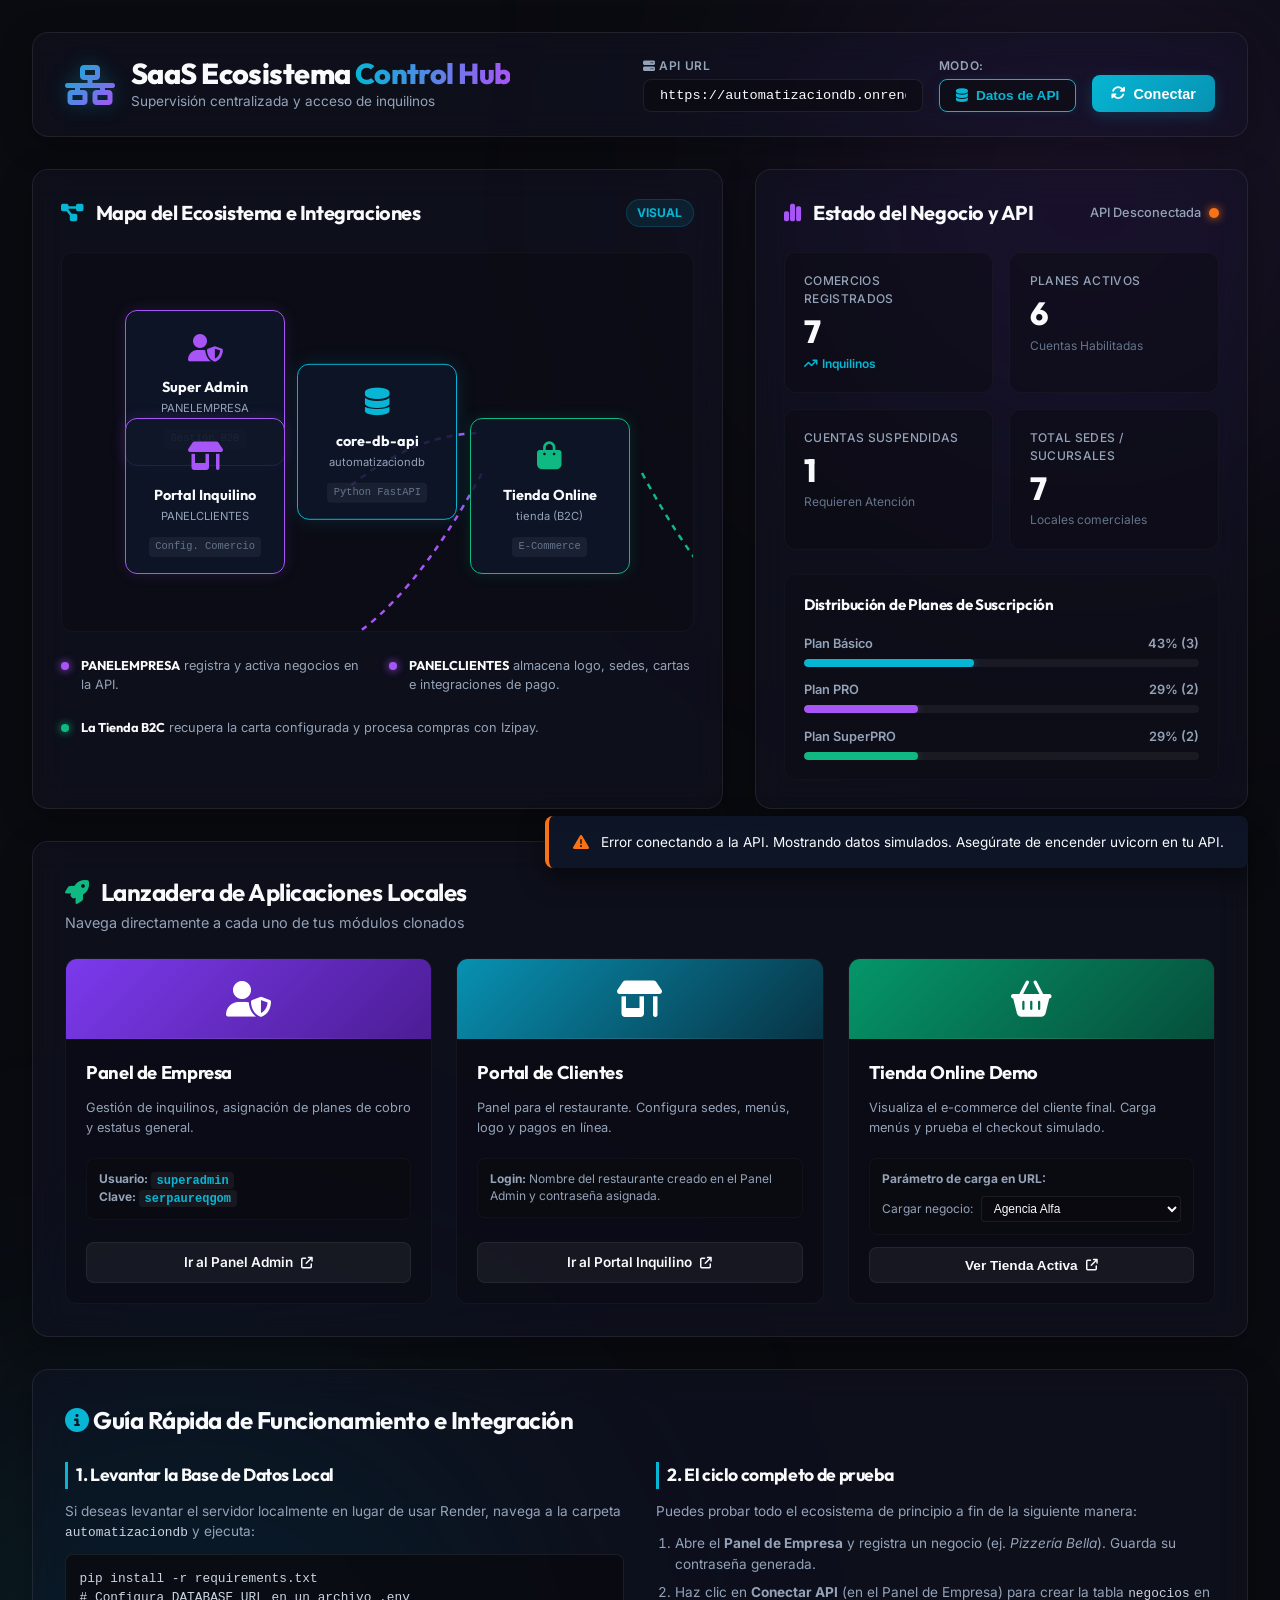
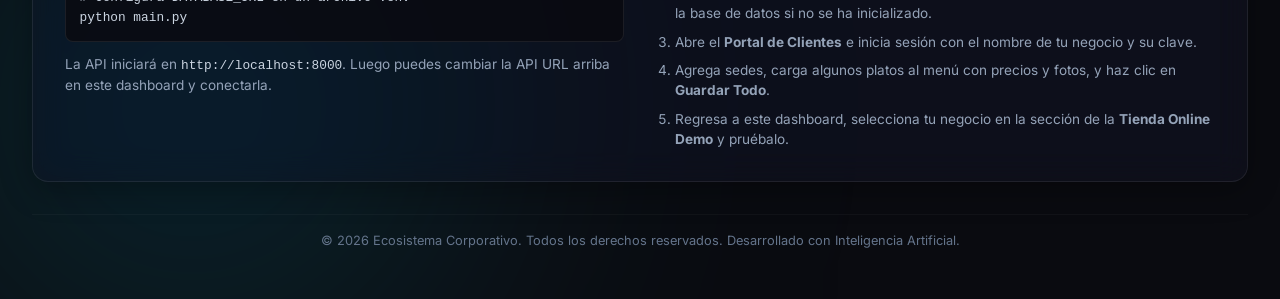
<file: index.html>
<!DOCTYPE html>
<html lang="es">
<head>
    <meta charset="UTF-8">
    <meta name="viewport" content="width=device-width, initial-scale=1.0">
    <title>Ecosistema SaaS - Centro de Control</title>
    <link rel="stylesheet" href="style.css">
    <link href="https://fonts.googleapis.com/css2?family=Outfit:wght@300;400;500;600;700;800&family=Inter:wght@300;400;500;600;700&display=swap" rel="stylesheet">
    <link href="https://cdnjs.cloudflare.com/ajax/libs/font-awesome/6.4.0/css/all.min.css" rel="stylesheet">
</head>
<body>
    <!-- Background Glow Effect -->
    <div class="ambient-glow">
        <div class="glow glow-purple"></div>
        <div class="glow glow-cyan"></div>
    </div>

    <div class="app-container">
        <!-- Header -->
        <header class="main-header glass">
            <div class="header-logo">
                <i class="fa-solid fa-network-wired logo-icon"></i>
                <div class="header-text">
                    <h1>SaaS Ecosistema <span>Control Hub</span></h1>
                    <p>Supervisión centralizada y acceso de inquilinos</p>
                </div>
            </div>
            <div class="api-connector">
                <div class="api-input-group">
                    <label for="apiUrlInput"><i class="fa-solid fa-server"></i> API URL</label>
                    <input type="text" id="apiUrlInput" value="https://automatizaciondb.onrender.com/api">
                </div>
                <div class="toggle-container">
                    <span class="toggle-label">Modo:</span>
                    <button id="btnToggleMode" class="btn-mode-toggle real-data" title="Alternar entre datos reales de API y simulación">
                        <i class="fa-solid fa-database"></i> <span>Datos de API</span>
                    </button>
                </div>
                <button id="btnReconnect" class="btn-primary" title="Refrescar datos y verificar conexión"><i class="fa-solid fa-rotate"></i> Conectar</button>
            </div>
        </header>

        <!-- Main Content Grid -->
        <main class="dashboard-grid">
            <!-- Left Panel: Ecosystem Map -->
            <section class="grid-card glass landscape-card">
                <div class="card-header">
                    <h2><i class="fa-solid fa-diagram-project text-cyan"></i> Mapa del Ecosistema e Integraciones</h2>
                    <span class="badge badge-cyan">Visual</span>
                </div>
                <div class="architecture-diagram">
                    <!-- API Central -->
                    <div class="node node-api" id="nodeApi">
                        <div class="node-icon"><i class="fa-solid fa-database"></i></div>
                        <div class="node-title">core-db-api</div>
                        <div class="node-subtitle">automatizaciondb</div>
                        <div class="node-tech">Python FastAPI</div>
                    </div>

                    <!-- Super Admin Panel -->
                    <div class="node node-admin" id="nodeAdmin">
                        <div class="node-icon"><i class="fa-solid fa-user-shield"></i></div>
                        <div class="node-title">Super Admin</div>
                        <div class="node-subtitle">PANELEMPRESA</div>
                        <div class="node-tech">Gestión B2B</div>
                    </div>

                    <!-- Clients Panel -->
                    <div class="node node-client" id="nodeClient">
                        <div class="node-icon"><i class="fa-solid fa-shop"></i></div>
                        <div class="node-title">Portal Inquilino</div>
                        <div class="node-subtitle">PANELCLIENTES</div>
                        <div class="node-tech">Config. Comercio</div>
                    </div>

                    <!-- Store Front -->
                    <div class="node node-store" id="nodeStore">
                        <div class="node-icon"><i class="fa-solid fa-shopping-bag"></i></div>
                        <div class="node-title">Tienda Online</div>
                        <div class="node-subtitle">tienda (B2C)</div>
                        <div class="node-tech">E-Commerce</div>
                    </div>

                    <!-- SVG Connections for dynamic lines -->
                    <svg class="diagram-connections">
                        <defs>
                            <linearGradient id="grad1" x1="0%" y1="0%" x2="100%" y2="100%">
                                <stop offset="0%" style="stop-color:var(--accent-purple);stop-opacity:0.8" />
                                <stop offset="100%" style="stop-color:var(--accent-cyan);stop-opacity:0.8" />
                            </linearGradient>
                        </defs>
                        <!-- Connection paths will be defined dynamically or static -->
                        <!-- Line: Admin to API -->
                        <path d="M 280,240 Q 350,180 420,180" class="conn-path conn-admin-api" />
                        <!-- Line: Client to API -->
                        <path d="M 280,390 Q 350,350 420,220" class="conn-path conn-client-api" />
                        <!-- Line: Store to API -->
                        <path d="M 580,220 Q 650,350 720,390" class="conn-path conn-store-api" />
                        <!-- Line: Store to Client (Configuration load) -->
                        <path d="M 720,390 L 280,390" class="conn-path conn-store-client" style="stroke-dasharray: 5 5;" />
                    </svg>
                </div>
                
                <div class="flow-explanations">
                    <div class="flow-item">
                        <span class="flow-dot dot-admin"></span>
                        <p><strong>PANELEMPRESA</strong> registra y activa negocios en la API.</p>
                    </div>
                    <div class="flow-item">
                        <span class="flow-dot dot-client"></span>
                        <p><strong>PANELCLIENTES</strong> almacena logo, sedes, cartas e integraciones de pago.</p>
                    </div>
                    <div class="flow-item">
                        <span class="flow-dot dot-store"></span>
                        <p><strong>La Tienda B2C</strong> recupera la carta configurada y procesa compras con Izipay.</p>
                    </div>
                </div>
            </section>

            <!-- Right Panel: Live Stats -->
            <section class="grid-card glass stats-card">
                <div class="card-header">
                    <h2><i class="fa-solid fa-chart-simple text-purple"></i> Estado del Negocio y API</h2>
                    <div class="status-indicator-wrapper">
                        <span id="apiStatusText" class="status-text">Cargando...</span>
                        <span id="apiStatusDot" class="status-dot offline"></span>
                    </div>
                </div>

                <div class="stats-grid">
                    <div class="stat-box">
                        <span class="stat-label">Comercios Registrados</span>
                        <strong id="statTotalNegocios">--</strong>
                        <div class="stat-trend"><i class="fa-solid fa-arrow-trend-up"></i> Inquilinos</div>
                    </div>
                    <div class="stat-box">
                        <span class="stat-label">Planes Activos</span>
                        <strong id="statPlanesActivos">--</strong>
                        <span class="stat-detail">Cuentas Habilitadas</span>
                    </div>
                    <div class="stat-box">
                        <span class="stat-label">Cuentas Suspendidas</span>
                        <strong id="statPlanesSuspendidos" class="text-orange">--</strong>
                        <span class="stat-detail">Requieren Atención</span>
                    </div>
                    <div class="stat-box">
                        <span class="stat-label">Total Sedes / Sucursales</span>
                        <strong id="statTotalSedes">--</strong>
                        <span class="stat-detail">Locales comerciales</span>
                    </div>
                </div>

                <!-- Distribution of Plans -->
                <div class="plans-distribution">
                    <h3>Distribución de Planes de Suscripción</h3>
                    <div class="plan-progress-wrapper">
                        <div class="plan-progress-header">
                            <span>Plan Básico</span>
                            <span id="planBasicoPct">0%</span>
                        </div>
                        <div class="progress-bar-bg">
                            <div class="progress-bar-fill bg-cyan" id="planBasicoBar" style="width: 0%"></div>
                        </div>
                    </div>
                    <div class="plan-progress-wrapper">
                        <div class="plan-progress-header">
                            <span>Plan PRO</span>
                            <span id="planProPct">0%</span>
                        </div>
                        <div class="progress-bar-bg">
                            <div class="progress-bar-fill bg-purple" id="planProBar" style="width: 0%"></div>
                        </div>
                    </div>
                    <div class="plan-progress-wrapper">
                        <div class="plan-progress-header">
                            <span>Plan SuperPRO</span>
                            <span id="planSuperProPct">0%</span>
                        </div>
                        <div class="progress-bar-bg">
                            <div class="progress-bar-fill bg-emerald" id="planSuperProBar" style="width: 0%"></div>
                        </div>
                    </div>
                </div>
            </section>
        </main>

        <!-- Launchpad Section -->
        <section class="launchpad-section glass">
            <div class="section-title-wrapper">
                <h2><i class="fa-solid fa-rocket text-emerald"></i> Lanzadera de Aplicaciones Locales</h2>
                <p>Navega directamente a cada uno de tus módulos clonados</p>
            </div>
            
            <div class="launch-cards-grid">
                <!-- Card 1: Super Admin Panel -->
                <div class="launch-card">
                    <div class="launch-card-icon admin-bg"><i class="fa-solid fa-user-shield"></i></div>
                    <div class="launch-card-info">
                        <h3>Panel de Empresa</h3>
                        <p>Gestión de inquilinos, asignación de planes de cobro y estatus general.</p>
                        <div class="credential-box">
                            <strong>Usuario:</strong> <code>superadmin</code><br>
                            <strong>Clave:</strong> <code>serpaureqgom</code>
                        </div>
                        <a href="PANELEMPRESA/index.html" class="btn-launch" target="_blank">
                            Ir al Panel Admin <i class="fa-solid fa-arrow-up-right-from-square"></i>
                        </a>
                    </div>
                </div>

                <!-- Card 2: Merchant Portal -->
                <div class="launch-card">
                    <div class="launch-card-icon client-bg"><i class="fa-solid fa-shop"></i></div>
                    <div class="launch-card-info">
                        <h3>Portal de Clientes</h3>
                        <p>Panel para el restaurante. Configura sedes, menús, logo y pagos en línea.</p>
                        <div class="credential-box">
                            <strong>Login:</strong> Nombre del restaurante creado en el Panel Admin y contraseña asignada.
                        </div>
                        <a href="PANELCLIENTES/index.html" class="btn-launch" target="_blank">
                            Ir al Portal Inquilino <i class="fa-solid fa-arrow-up-right-from-square"></i>
                        </a>
                    </div>
                </div>

                <!-- Card 3: Store demo -->
                <div class="launch-card">
                    <div class="launch-card-icon store-bg"><i class="fa-solid fa-basket-shopping"></i></div>
                    <div class="launch-card-info">
                        <h3>Tienda Online Demo</h3>
                        <p>Visualiza el e-commerce del cliente final. Carga menús y prueba el checkout simulado.</p>
                        <div class="credential-box flex-column">
                            <strong>Parámetro de carga en URL:</strong>
                            <div class="store-selector">
                                <label for="storeSelector">Cargar negocio:</label>
                                <select id="storeSelector">
                                    <option value="Agencia Alfa">Agencia Alfa</option>
                                    <option value="Restaurante Alfa">Restaurante Alfa</option>
                                </select>
                            </div>
                        </div>
                        <button id="btnLaunchStore" class="btn-launch">
                            Ver Tienda Activa <i class="fa-solid fa-arrow-up-right-from-square"></i>
                        </button>
                    </div>
                </div>
            </div>
        </section>

        <!-- Documentation & Guide -->
        <section class="docs-section glass">
            <h2><i class="fa-solid fa-circle-info text-cyan"></i> Guía Rápida de Funcionamiento e Integración</h2>
            <div class="docs-grid">
                <div class="doc-block">
                    <h3>1. Levantar la Base de Datos Local</h3>
                    <p>Si deseas levantar el servidor localmente en lugar de usar Render, navega a la carpeta <code>automatizaciondb</code> y ejecuta:</p>
                    <pre><code>pip install -r requirements.txt
# Configura DATABASE_URL en un archivo .env
python main.py</code></pre>
                    <p>La API iniciará en <code>http://localhost:8000</code>. Luego puedes cambiar la API URL arriba en este dashboard y conectarla.</p>
                </div>
                <div class="doc-block">
                    <h3>2. El ciclo completo de prueba</h3>
                    <p>Puedes probar todo el ecosistema de principio a fin de la siguiente manera:</p>
                    <ol>
                        <li>Abre el <strong>Panel de Empresa</strong> y registra un negocio (ej. <em>Pizzería Bella</em>). Guarda su contraseña generada.</li>
                        <li>Haz clic en <strong>Conectar API</strong> (en el Panel de Empresa) para crear la tabla <code>negocios</code> en la base de datos si no se ha inicializado.</li>
                        <li>Abre el <strong>Portal de Clientes</strong> e inicia sesión con el nombre de tu negocio y su clave.</li>
                        <li>Agrega sedes, carga algunos platos al menú con precios y fotos, y haz clic en <strong>Guardar Todo</strong>.</li>
                        <li>Regresa a este dashboard, selecciona tu negocio en la sección de la <strong>Tienda Online Demo</strong> y pruébalo.</li>
                    </ol>
                </div>
            </div>
        </section>

        <!-- Footer -->
        <footer class="main-footer">
            <p>&copy; 2026 Ecosistema Corporativo. Todos los derechos reservados. Desarrollado con Inteligencia Artificial.</p>
        </footer>
    </div>

    <!-- Toast Notifications -->
    <div id="toastContainer" class="toast-container"></div>

    <script src="script.js"></script>
</body>
</html>
</file>
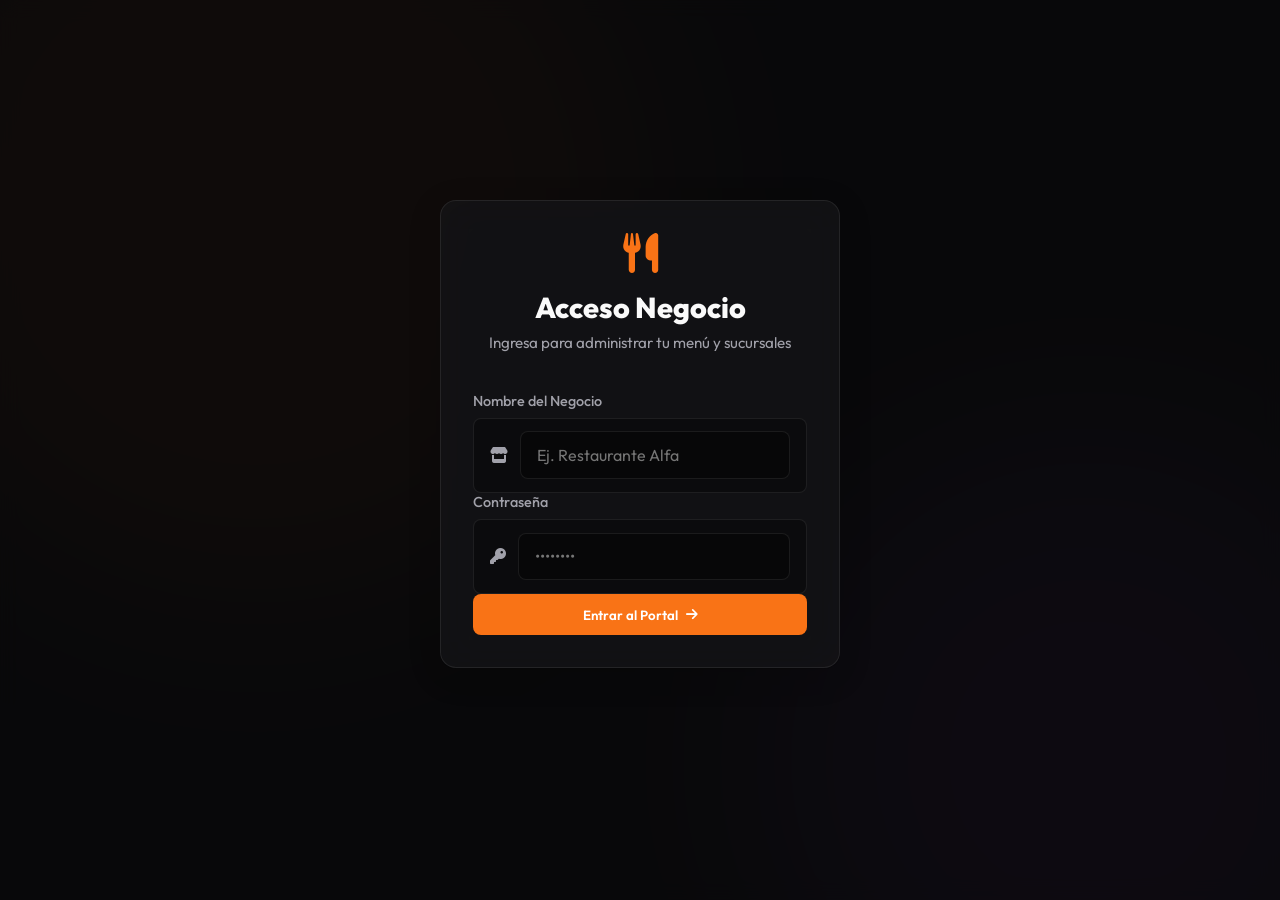
<file: PANELCLIENTES/index.html>
<!DOCTYPE html>
<html lang="es">
<head>
    <meta charset="UTF-8">
    <meta name="viewport" content="width=device-width, initial-scale=1.0">
    <title>Portal del Restaurante</title>
    <link rel="stylesheet" href="style.css">
    <link href="https://fonts.googleapis.com/css2?family=Outfit:wght@300;400;500;700;800&display=swap" rel="stylesheet">
    <link href="https://cdnjs.cloudflare.com/ajax/libs/font-awesome/6.0.0/css/all.min.css" rel="stylesheet">
</head>
<body>
    <div class="ambient-glow">
        <div class="glow glow-1"></div>
        <div class="glow glow-2"></div>
    </div>

    <!-- PANTALLA DE ACCESO (LOGIN) -->
    <div id="loginScreen" class="overlay active">
        <div class="card glass login-box">
            <div class="header-text">
                <i class="fa-solid fa-utensils brand-icon"></i>
                <h2>Acceso Negocio</h2>
                <p>Ingresa para administrar tu menú y sucursales</p>
            </div>
            <form id="loginForm">
                <div class="input-group">
                    <label>Nombre del Negocio</label>
                    <div class="input-box">
                        <i class="fa-solid fa-store"></i>
                        <input type="text" id="loginNombre" placeholder="Ej. Restaurante Alfa" required autocomplete="off">
                    </div>
                </div>
                <div class="input-group">
                    <label>Contraseña</label>
                    <div class="input-box">
                        <i class="fa-solid fa-key"></i>
                        <input type="password" id="loginPass" placeholder="••••••••" required>
                    </div>
                </div>
                <button type="submit" class="btn btn-primary btn-block">Entrar al Portal <i class="fa-solid fa-arrow-right"></i></button>
            </form>
        </div>
    </div>

    <!-- PANEL PRINCIPAL -->
    <div id="mainDashboard" class="dashboard-wrapper hidden">
        <nav class="sidebar glass">
            <div class="brand">
                <i class="fa-solid fa-utensils"></i>
                <span id="navNombreNegocio">Cargando...</span>
            </div>
            <ul class="nav-links">
                <li class="active"><i class="fa-solid fa-shop"></i> Perfil General</li>
                <li onclick="if(estadoGlobal.negocio_id) { window.open('./tienda/index.html?restaurant=' + encodeURIComponent(document.getElementById('navNombreNegocio').innerText), '_blank'); } else { showToast('Por favor espera a que cargue el perfil.', 'error'); }" style="color:var(--accent);"><i class="fa-solid fa-earth-americas"></i> Ir a Tienda Online Activa</li>
            </ul>
            <button id="btnLogout" class="btn btn-danger btn-block" style="margin-top: auto;"><i class="fa-solid fa-right-from-bracket"></i> Salir</button>
        </nav>

        <main class="content-area">
            <header class="top-nav glass">
                <div class="nav-left">
                    <h1>Configuración General</h1>
                    <div class="plan-badge" id="navPlanBadge"><i class="fa-solid fa-crown"></i> PRO</div>
                </div>
                <!-- Botón de guardado muy visible aquí arriba -->
                <button type="button" class="btn btn-primary btn-lg pulse-btn" id="btnTopGuardar"><i class="fa-solid fa-floppy-disk"></i> Guardar Todo</button>
            </header>

            <form id="restaurantForm" class="settings-form">
                
                <!-- DATOS GENERALES EMPRESA -->
                <section class="card glass">
                    <h3><i class="fa-solid fa-building"></i> Identidad de la Marca</h3>
                    <div class="grid-2">
                        <div class="input-group">
                            <label>Logo del Restaurante</label>
                            <input type="file" id="logoFile" accept="image/*" class="file-input">
                            <input type="hidden" id="logoUrl">
                            <div id="logoPreview" class="preview-box"></div>
                        </div>
                        <div class="input-group">
                            <label>WhatsApp / Teléfono Global</label>
                            <input type="text" id="telefonoPref" placeholder="+1 234 567 8900">
                        </div>
                    </div>
                </section>

                <!-- IZIPAY SETUP -->
                <section class="card glass" style="border-color: var(--accent);">
                    <h3><i class="fa-solid fa-credit-card"></i> Configuración Izipay (SEGURO)</h3>
                    <p style="color:var(--text-muted); font-size:0.9rem; margin-bottom:1.5rem;">Tus claves privadas nunca serán expuestas en tu tienda. Nuestro servidor en Vercel las administrará bajo encriptación fuerte.</p>
                    <div class="grid-3">
                        <div class="input-group">
                            <label>Shop ID</label>
                            <input type="text" id="izipayShopId" placeholder="Ej. 12345678">
                        </div>
                        <div class="input-group">
                            <label>Public Key</label>
                            <input type="text" id="izipayPublicKey" placeholder="Ej. 12345678:testpublickey_xxxxxx">
                        </div>
                        <div class="input-group">
                            <label>HMAC / Rest API Key (Private)</label>
                            <input type="password" id="izipayPrivateKey" placeholder="••••••••••••••••">
                        </div>
                    </div>
                </section>

                <!-- MEGA-CONTENEDOR DE SUCURSALES -->
                <div class="sucursales-header">
                    <h2><i class="fa-solid fa-map-location-dot"></i> Administrador de Sucursales</h2>
                    <p>Agrega cada local, y configura sus propios horarios, pagos y menú de manera independiente.</p>
                    <button type="button" id="btnAddSucursal" class="btn btn-outline"><i class="fa-solid fa-plus"></i> Añadir Nueva Sucursal</button>
                </div>

                <div id="sucursalesContainer" class="sucursales-list">
                    <!-- Cards de Sucursales dinámicas se insertan aquí -->
                </div>

            </form>
        </main>
    </div>

    <!-- TOASTS -->
    <div id="toastContainer" class="toast-hub"></div>

    <script src="script.js"></script>
</body>
</html>
</file>
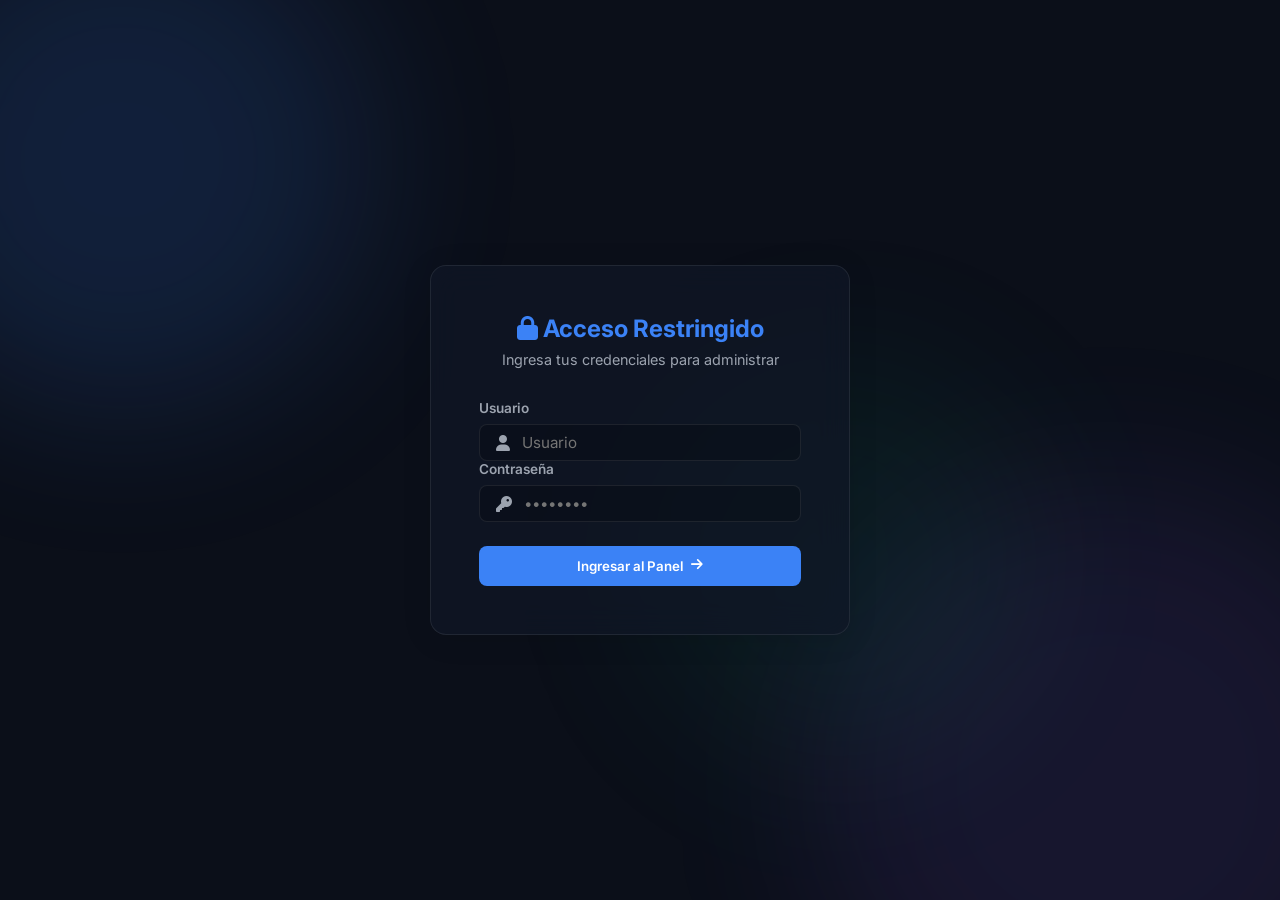
<file: PANELEMPRESA/index.html>
<!DOCTYPE html>
<html lang="es">
<head>
    <meta charset="UTF-8">
    <meta name="viewport" content="width=device-width, initial-scale=1.0">
    <title>Panel de Empresa</title>
    <link rel="stylesheet" href="style.css">
    <link href="https://fonts.googleapis.com/css2?family=Inter:wght@300;400;600;800&display=swap" rel="stylesheet">
    <link href="https://cdnjs.cloudflare.com/ajax/libs/font-awesome/6.0.0/css/all.min.css" rel="stylesheet">
</head>
<body>
    <div class="background-blobs">
        <div class="blob blob-1"></div>
        <div class="blob blob-2"></div>
        <div class="blob blob-3"></div>
    </div>

    <!-- PANTALLA DE LOGIN -->
    <div id="loginScreen" class="login-wrapper">
        <div class="login-card glass">
            <div class="login-header">
                <h2><i class="fa-solid fa-lock"></i> Acceso Restringido</h2>
                <p>Ingresa tus credenciales para administrar</p>
            </div>
            <form id="loginForm">
                <div class="input-group">
                    <label>Usuario</label>
                    <div class="input-wrapper">
                        <i class="fa-solid fa-user"></i>
                        <input type="text" id="loginUser" placeholder="Usuario" required autocomplete="off">
                    </div>
                </div>
                <div class="input-group">
                    <label>Contraseña</label>
                    <div class="input-wrapper">
                        <i class="fa-solid fa-key"></i>
                        <input type="password" id="loginPass" placeholder="••••••••" required>
                    </div>
                </div>
                <button type="submit" class="submit-btn login-btn">Ingresar al Panel <i class="fa-solid fa-arrow-right"></i></button>
            </form>
        </div>
    </div>

    <!-- PANEL PRINCIPAL (Oculto por defecto) -->
    <div class="container" id="mainDashboard" style="display: none;">
        <header>
            <div class="header-titles">
                <h1>Panel Empresa <span>/ Administración</span></h1>
                <p>Gestión centralizada de negocios e inquilinos</p>
            </div>
            <button id="btnInitDB" class="action-btn outline-btn" title="Inicializar la tabla en base de datos remotamente"><i class="fa-solid fa-server"></i> Conectar API</button>
        </header>

        <section class="form-section glass">
            <h2><i class="fa-solid fa-building"></i> Crear Nuevo Negocio</h2>
            <form id="formNegocio">
                <div class="form-grid">
                    <div class="input-group">
                        <label for="nombre">Nombre del Negocio</label>
                        <div class="input-wrapper">
                            <i class="fa-solid fa-briefcase"></i>
                            <input type="text" id="nombre" name="nombre" placeholder="Ej. Agencia Alfa" required autocomplete="off">
                        </div>
                    </div>
                    
                    <div class="input-group">
                        <label for="contrasena">Contraseña Temporal</label>
                        <div class="input-wrapper">
                            <i class="fa-solid fa-key"></i>
                            <input type="text" id="contrasena" name="contrasena" placeholder="Autogenerada" required readonly>
                            <button type="button" id="btnGenerarPass" class="icon-btn" title="Regenerar"><i class="fa-solid fa-arrows-rotate"></i></button>
                        </div>
                    </div>

                    <div class="input-group">
                        <label for="plan">Plan Asignado</label>
                        <div class="input-wrapper custom-select">
                            <i class="fa-solid fa-gem"></i>
                            <select id="plan" name="plan" required>
                                <option value="" disabled selected>Seleccione un plan</option>
                                <option value="Básico">Básico</option>
                                <option value="PRO">PRO</option>
                                <option value="SuperPRO">SuperPRO</option>
                            </select>
                        </div>
                    </div>

                    <div class="input-group">
                        <label for="estatus">Estatus Inicial</label>
                        <div class="input-wrapper custom-select">
                            <i class="fa-solid fa-toggle-on"></i>
                            <select id="estatus" name="estatus" required>
                                <option value="Activo">Activo</option>
                                <option value="Suspendido">Suspendido</option>
                            </select>
                        </div>
                    </div>
                </div>
                
                <div class="form-actions">
                    <button type="submit" class="submit-btn"><i class="fa-solid fa-plus"></i> Registrar Negocio</button>
                </div>
            </form>
        </section>

        <section class="table-section glass">
            <div class="table-header">
                <h2><i class="fa-solid fa-list-check"></i> Negocios Registrados</h2>
                <div class="api-status">
                    <div id="statusIndicator" class="indicator offline"></div>
                    <span id="statusText">Esperando conexión API...</span>
                </div>
            </div>
            
            <div class="table-container">
                <table id="negociosTable">
                    <thead>
                        <tr>
                            <th>ID</th>
                            <th>Negocio</th>
                            <th>Contraseña</th>
                            <th>Plan</th>
                            <th>Estatus</th>
                            <th>Acciones</th>
                        </tr>
                    </thead>
                    <tbody id="tableBody">
                        <!-- Filas se llenan dinámicamente -->
                    </tbody>
                </table>
                <div id="emptyState" class="empty-state">
                    <i class="fa-solid fa-folder-open empty-icon"></i>
                    <p>No hay negocios registrados o la base de datos está vacía.</p>
                </div>
            </div>
        </section>
    </div>

    <!-- Edit Modal -->
    <div id="editModal" class="modal-overlay">
        <div class="modal glass">
            <h3>Actualizar Estatus/Plan</h3>
            <form id="editForm">
                <input type="hidden" id="editId">
                <div class="input-group">
                    <label>Negocio</label>
                    <input type="text" id="editNombre" readonly disabled class="disabled-input">
                </div>
                <div class="input-group">
                    <label>Nuevo Plan</label>
                    <select id="editPlan">
                        <option value="Básico">Básico</option>
                        <option value="PRO">PRO</option>
                        <option value="SuperPRO">SuperPRO</option>
                    </select>
                </div>
                <div class="input-group">
                    <label>Nuevo Estatus</label>
                    <select id="editEstatus">
                        <option value="Activo">Activo</option>
                        <option value="Suspendido">Suspendido</option>
                    </select>
                </div>
                <div class="modal-actions">
                    <button type="button" id="closeModal" class="cancel-btn">Cancelar</button>
                    <button type="submit" class="submit-btn">Guardar Cambios</button>
                </div>
            </form>
        </div>
    </div>

    <!-- Notifications Hub -->
    <div id="toastContainer" class="toast-container"></div>

    <script src="script.js"></script>
</body>
</html>
</file>
<file: style.css>
/* Root CSS Variables for Design System */
:root {
    --bg-dark: #0a0b10;
    --card-bg: rgba(20, 22, 37, 0.45);
    --card-border: rgba(255, 255, 255, 0.08);
    --text-primary: #f8fafc;
    --text-secondary: #94a3b8;
    --text-muted: #64748b;
    
    /* Vibrant HSL Tailored Accent Colors */
    --accent-purple: #a855f7; /* Violet */
    --accent-cyan: #06b6d4;   /* Cyan */
    --accent-emerald: #10b981;/* Emerald */
    --accent-orange: #f97316; /* Orange */
    
    --purple-glow: rgba(168, 85, 247, 0.15);
    --cyan-glow: rgba(6, 182, 212, 0.15);
    --emerald-glow: rgba(16, 185, 129, 0.15);
    
    --transition-smooth: all 0.3s cubic-bezier(0.4, 0, 0.2, 1);
}

/* Reset and Global Styles */
* {
    margin: 0;
    padding: 0;
    box-sizing: border-box;
}

body {
    background-color: var(--bg-dark);
    color: var(--text-primary);
    font-family: 'Inter', sans-serif;
    min-height: 100vh;
    overflow-x: hidden;
    line-height: 1.5;
    position: relative;
}

/* Ambient Background Glow */
.ambient-glow {
    position: absolute;
    width: 100%;
    height: 100%;
    top: 0;
    left: 0;
    z-index: -1;
    overflow: hidden;
    pointer-events: none;
}

.glow {
    position: absolute;
    border-radius: 50%;
    filter: blur(140px);
    opacity: 0.25;
    mix-blend-mode: screen;
}

.glow-purple {
    width: 50vw;
    height: 50vw;
    top: -10vw;
    right: -10vw;
    background: radial-gradient(circle, var(--accent-purple) 0%, transparent 70%);
    animation: floatGlow 18s infinite alternate ease-in-out;
}

.glow-cyan {
    width: 60vw;
    height: 60vw;
    bottom: -15vw;
    left: -15vw;
    background: radial-gradient(circle, var(--accent-cyan) 0%, transparent 70%);
    animation: floatGlow 22s infinite alternate-reverse ease-in-out;
}

@keyframes floatGlow {
    0% { transform: translate(0, 0) scale(1); }
    100% { transform: translate(8%, 10%) scale(1.15); }
}

/* Scrollbar Customization */
::-webkit-scrollbar {
    width: 8px;
}
::-webkit-scrollbar-track {
    background: rgba(10, 11, 16, 0.5);
}
::-webkit-scrollbar-thumb {
    background: rgba(148, 163, 184, 0.2);
    border-radius: 4px;
}
::-webkit-scrollbar-thumb:hover {
    background: rgba(148, 163, 184, 0.4);
}

/* UI Typography Headers */
h1, h2, h3, h4 {
    font-family: 'Outfit', sans-serif;
    font-weight: 700;
    letter-spacing: -0.02em;
}

/* Main Container Layout */
.app-container {
    width: 100%;
    max-width: 1400px;
    margin: 0 auto;
    padding: 2rem;
    display: flex;
    flex-direction: column;
    gap: 2rem;
}

/* Glassmorphism Helper Classes */
.glass {
    background: var(--card-bg);
    border: 1px solid var(--card-border);
    backdrop-filter: blur(16px) saturate(180%);
    -webkit-backdrop-filter: blur(16px) saturate(180%);
    border-radius: 16px;
    box-shadow: 0 8px 32px 0 rgba(0, 0, 0, 0.3);
}

/* Header Component */
.main-header {
    padding: 1.5rem 2rem;
    display: flex;
    justify-content: space-between;
    align-items: center;
    flex-wrap: wrap;
    gap: 1.5rem;
}

.header-logo {
    display: flex;
    align-items: center;
    gap: 1rem;
}

.logo-icon {
    font-size: 2.5rem;
    background: linear-gradient(135deg, var(--accent-cyan) 0%, var(--accent-purple) 100%);
    -webkit-background-clip: text;
    -webkit-text-fill-color: transparent;
    filter: drop-shadow(0 0 10px rgba(6, 182, 212, 0.3));
}

.header-text h1 {
    font-size: 1.8rem;
    font-weight: 800;
    line-height: 1.1;
    color: var(--text-primary);
}

.header-text h1 span {
    background: linear-gradient(90deg, var(--accent-cyan), var(--accent-purple));
    -webkit-background-clip: text;
    -webkit-text-fill-color: transparent;
}

.header-text p {
    font-size: 0.85rem;
    color: var(--text-secondary);
    margin-top: 0.1rem;
}

/* API Connector Panel in Header */
.api-connector {
    display: flex;
    align-items: center;
    gap: 1rem;
    flex-wrap: wrap;
}

.api-input-group {
    display: flex;
    flex-direction: column;
    gap: 0.25rem;
}

.api-input-group label {
    font-size: 0.75rem;
    color: var(--text-secondary);
    text-transform: uppercase;
    letter-spacing: 0.05em;
    font-weight: 600;
}

.api-input-group input {
    background: rgba(10, 11, 16, 0.6);
    border: 1px solid var(--card-border);
    color: var(--text-primary);
    padding: 0.5rem 1rem;
    border-radius: 8px;
    outline: none;
    font-family: monospace;
    font-size: 0.85rem;
    min-width: 280px;
    transition: var(--transition-smooth);
}

.api-input-group input:focus {
    border-color: var(--accent-cyan);
    box-shadow: 0 0 10px rgba(6, 182, 212, 0.15);
}

/* Mode toggles */
.toggle-container {
    display: flex;
    flex-direction: column;
    gap: 0.25rem;
}

.toggle-label {
    font-size: 0.75rem;
    color: var(--text-secondary);
    text-transform: uppercase;
    letter-spacing: 0.05em;
    font-weight: 600;
}

.btn-mode-toggle {
    background: rgba(10, 11, 16, 0.6);
    border: 1px solid var(--card-border);
    color: var(--text-primary);
    padding: 0.5rem 1rem;
    border-radius: 8px;
    cursor: pointer;
    font-size: 0.85rem;
    display: flex;
    align-items: center;
    gap: 0.5rem;
    transition: var(--transition-smooth);
    font-weight: 600;
}

.btn-mode-toggle.real-data {
    border-color: var(--accent-cyan);
    color: var(--accent-cyan);
    box-shadow: 0 0 8px rgba(6, 182, 212, 0.1);
}

.btn-mode-toggle.mock-data {
    border-color: var(--accent-purple);
    color: var(--accent-purple);
    box-shadow: 0 0 8px rgba(168, 85, 247, 0.1);
}

/* Button primary styles */
.btn-primary {
    background: linear-gradient(135deg, var(--accent-cyan) 0%, #0891b2 100%);
    border: none;
    color: #ffffff;
    padding: 0.65rem 1.2rem;
    border-radius: 8px;
    cursor: pointer;
    font-weight: 600;
    font-size: 0.9rem;
    display: flex;
    align-items: center;
    gap: 0.5rem;
    box-shadow: 0 4px 15px rgba(6, 182, 212, 0.2);
    transition: var(--transition-smooth);
    align-self: flex-end;
}

.btn-primary:hover {
    transform: translateY(-2px);
    box-shadow: 0 6px 20px rgba(6, 182, 212, 0.3);
}

.btn-primary:active {
    transform: translateY(0);
}

/* Dashboard Grid Layout */
.dashboard-grid {
    display: grid;
    grid-template-columns: 1.4fr 1fr;
    gap: 2rem;
}

@media (max-width: 1024px) {
    .dashboard-grid {
        grid-template-columns: 1fr;
    }
}

/* Grid Cards */
.grid-card {
    padding: 1.75rem;
    display: flex;
    flex-direction: column;
    gap: 1.5rem;
    transition: var(--transition-smooth);
}

.grid-card:hover {
    box-shadow: 0 10px 40px 0 rgba(0, 0, 0, 0.4);
    border-color: rgba(255, 255, 255, 0.12);
}

.card-header {
    display: flex;
    justify-content: space-between;
    align-items: center;
}

.card-header h2 {
    font-size: 1.25rem;
    display: flex;
    align-items: center;
    gap: 0.75rem;
}

.text-cyan { color: var(--accent-cyan); }
.text-purple { color: var(--accent-purple); }
.text-emerald { color: var(--accent-emerald); }
.text-orange { color: var(--accent-orange); }

.badge {
    padding: 0.25rem 0.65rem;
    border-radius: 50px;
    font-size: 0.75rem;
    font-weight: 700;
    text-transform: uppercase;
}

.badge-cyan {
    background: rgba(6, 182, 212, 0.1);
    color: var(--accent-cyan);
    border: 1px solid rgba(6, 182, 212, 0.2);
}

/* Ecosystem Architecture Diagram */
.architecture-diagram {
    height: 380px;
    position: relative;
    background: rgba(10, 11, 16, 0.4);
    border-radius: 12px;
    border: 1px solid rgba(255, 255, 255, 0.03);
    overflow: hidden;
}

/* Nodes styling */
.node {
    position: absolute;
    width: 160px;
    padding: 1rem 0.75rem;
    text-align: center;
    border-radius: 12px;
    z-index: 10;
    transition: var(--transition-smooth);
    background: rgba(15, 23, 42, 0.85);
    border: 1px solid rgba(255, 255, 255, 0.08);
}

.node:hover {
    transform: translateY(-5px) scale(1.05);
    box-shadow: 0 10px 25px rgba(0,0,0,0.5);
}

.node-icon {
    font-size: 1.75rem;
    margin-bottom: 0.5rem;
    transition: var(--transition-smooth);
}

.node:hover .node-icon {
    transform: scale(1.15);
}

.node-title {
    font-family: 'Outfit', sans-serif;
    font-size: 0.9rem;
    font-weight: 700;
    color: var(--text-primary);
}

.node-subtitle {
    font-size: 0.7rem;
    color: var(--text-secondary);
    margin: 0.1rem 0 0.4rem 0;
}

.node-tech {
    font-size: 0.65rem;
    font-family: monospace;
    padding: 0.15rem 0.4rem;
    border-radius: 4px;
    background: rgba(255,255,255,0.05);
    display: inline-block;
    color: var(--text-muted);
}

/* Specific node placements */
.node-api {
    top: 50%;
    left: 50%;
    transform: translate(-50%, -50%);
    border-color: var(--accent-cyan);
    box-shadow: 0 0 20px var(--cyan-glow);
}
.node-api:hover {
    transform: translate(-50%, -55%) scale(1.05);
    box-shadow: 0 0 30px var(--accent-cyan);
}
.node-api .node-icon { color: var(--accent-cyan); }

.node-admin {
    top: 15%;
    left: 10%;
    border-color: var(--accent-purple);
    box-shadow: 0 0 15px var(--purple-glow);
}
.node-admin .node-icon { color: var(--accent-purple); }

.node-client {
    bottom: 15%;
    left: 10%;
    border-color: var(--accent-purple);
    box-shadow: 0 0 15px var(--purple-glow);
}
.node-client .node-icon { color: var(--accent-purple); }

.node-store {
    bottom: 15%;
    right: 10%;
    border-color: var(--accent-emerald);
    box-shadow: 0 0 15px var(--emerald-glow);
}
.node-store .node-icon { color: var(--accent-emerald); }

/* SVG connections overlay */
.diagram-connections {
    position: absolute;
    top: 0;
    left: 0;
    width: 100%;
    height: 100%;
    pointer-events: none;
    z-index: 1;
}

.conn-path {
    fill: none;
    stroke: rgba(148, 163, 184, 0.15);
    stroke-width: 2.5;
    transition: var(--transition-smooth);
}

/* Animated flow lines */
.node-api:hover ~ .diagram-connections .conn-path,
.node-admin:hover ~ .diagram-connections .conn-admin-api,
.node-client:hover ~ .diagram-connections .conn-client-api,
.node-store:hover ~ .diagram-connections .conn-store-api {
    stroke: var(--accent-cyan);
    stroke-width: 3.5;
    filter: drop-shadow(0 0 4px var(--accent-cyan));
    animation: flowDash 2s infinite linear;
}

.conn-admin-api {
    stroke: var(--accent-purple);
    stroke-dasharray: 6 6;
    animation: flowDash 30s infinite linear;
}

.conn-client-api {
    stroke: var(--accent-purple);
    stroke-dasharray: 6 6;
    animation: flowDash 30s infinite linear;
}

.conn-store-api {
    stroke: var(--accent-emerald);
    stroke-dasharray: 6 6;
    animation: flowDashReverse 30s infinite linear;
}

.conn-store-client {
    stroke: var(--text-muted);
}

@keyframes flowDash {
    to {
        stroke-dashoffset: -100;
    }
}

@keyframes flowDashReverse {
    to {
        stroke-dashoffset: 100;
    }
}

/* Flow Explanations */
.flow-explanations {
    display: flex;
    justify-content: space-between;
    gap: 1.5rem;
    flex-wrap: wrap;
}

.flow-item {
    display: flex;
    align-items: flex-start;
    gap: 0.75rem;
    flex: 1;
    min-width: 200px;
}

.flow-dot {
    width: 8px;
    height: 8px;
    border-radius: 50%;
    margin-top: 0.35rem;
    flex-shrink: 0;
}

.dot-admin { background: var(--accent-purple); box-shadow: 0 0 8px var(--accent-purple); }
.dot-client { background: var(--accent-purple); box-shadow: 0 0 8px var(--accent-purple); }
.dot-store { background: var(--accent-emerald); box-shadow: 0 0 8px var(--accent-emerald); }

.flow-item p {
    font-size: 0.8rem;
    color: var(--text-secondary);
}

.flow-item p strong {
    color: var(--text-primary);
    font-family: 'Outfit', sans-serif;
}

/* Stats Card Panel */
.stats-card {
    justify-content: space-between;
}

.status-indicator-wrapper {
    display: flex;
    align-items: center;
    gap: 0.5rem;
}

.status-text {
    font-size: 0.8rem;
    color: var(--text-secondary);
    font-weight: 500;
}

.status-dot {
    width: 10px;
    height: 10px;
    border-radius: 50%;
    position: relative;
    display: inline-block;
}

.status-dot.online {
    background-color: var(--accent-emerald);
    box-shadow: 0 0 10px var(--accent-emerald);
}

.status-dot.online::after {
    content: '';
    position: absolute;
    width: 100%;
    height: 100%;
    border-radius: 50%;
    border: 2px solid var(--accent-emerald);
    animation: statusPulse 1.5s infinite ease-out;
}

.status-dot.offline {
    background-color: var(--accent-orange);
    box-shadow: 0 0 10px var(--accent-orange);
}

.status-dot.loading {
    background-color: var(--accent-purple);
    box-shadow: 0 0 10px var(--accent-purple);
    animation: statusPulsePurple 1s infinite alternate ease-in-out;
}

@keyframes statusPulse {
    0% { transform: scale(1); opacity: 1; }
    100% { transform: scale(2.5); opacity: 0; }
}

@keyframes statusPulsePurple {
    0% { transform: scale(0.9); opacity: 0.6; }
    100% { transform: scale(1.1); opacity: 1; }
}

/* Metrics Grid Inside Stats Panel */
.stats-grid {
    display: grid;
    grid-template-columns: repeat(2, 1fr);
    gap: 1rem;
}

.stat-box {
    background: rgba(10, 11, 16, 0.4);
    border: 1px solid rgba(255, 255, 255, 0.03);
    padding: 1.2rem;
    border-radius: 12px;
    display: flex;
    flex-direction: column;
    gap: 0.35rem;
    transition: var(--transition-smooth);
}

.stat-box:hover {
    border-color: rgba(255, 255, 255, 0.06);
    background: rgba(10, 11, 16, 0.5);
    transform: translateY(-2px);
}

.stat-label {
    font-size: 0.75rem;
    color: var(--text-secondary);
    font-weight: 500;
    text-transform: uppercase;
    letter-spacing: 0.03em;
}

.stat-box strong {
    font-size: 2rem;
    font-weight: 800;
    color: var(--text-primary);
    font-family: 'Outfit', sans-serif;
    line-height: 1.1;
}

.stat-trend {
    font-size: 0.75rem;
    color: var(--accent-cyan);
    font-weight: 600;
    display: flex;
    align-items: center;
    gap: 0.25rem;
}

.stat-detail {
    font-size: 0.75rem;
    color: var(--text-muted);
}

/* Plans Distribution Progress Styles */
.plans-distribution {
    display: flex;
    flex-direction: column;
    gap: 0.85rem;
    background: rgba(10, 11, 16, 0.2);
    padding: 1.2rem;
    border-radius: 12px;
    border: 1px solid rgba(255, 255, 255, 0.02);
}

.plans-distribution h3 {
    font-size: 0.95rem;
    color: var(--text-primary);
    margin-bottom: 0.25rem;
}

.plan-progress-wrapper {
    display: flex;
    flex-direction: column;
    gap: 0.35rem;
}

.plan-progress-header {
    display: flex;
    justify-content: space-between;
    font-size: 0.8rem;
    font-weight: 600;
    color: var(--text-secondary);
}

.progress-bar-bg {
    height: 8px;
    background: rgba(255, 255, 255, 0.05);
    border-radius: 4px;
    overflow: hidden;
}

.progress-bar-fill {
    height: 100%;
    border-radius: 4px;
    width: 0%;
    transition: width 0.8s cubic-bezier(0.1, 0.8, 0.2, 1);
}

.bg-cyan { background: var(--accent-cyan); box-shadow: 0 0 8px rgba(6, 182, 212, 0.4); }
.bg-purple { background: var(--accent-purple); box-shadow: 0 0 8px rgba(168, 85, 247, 0.4); }
.bg-emerald { background: var(--accent-emerald); box-shadow: 0 0 8px rgba(16, 185, 129, 0.4); }

/* Launchpad Section */
.launchpad-section {
    padding: 2rem;
    display: flex;
    flex-direction: column;
    gap: 1.5rem;
}

.section-title-wrapper h2 {
    font-size: 1.5rem;
    display: flex;
    align-items: center;
    gap: 0.75rem;
}

.section-title-wrapper p {
    font-size: 0.9rem;
    color: var(--text-secondary);
    margin-top: 0.15rem;
}

.launch-cards-grid {
    display: grid;
    grid-template-columns: repeat(3, 1fr);
    gap: 1.5rem;
}

@media (max-width: 768px) {
    .launch-cards-grid {
        grid-template-columns: 1fr;
    }
}

.launch-card {
    background: rgba(10, 11, 16, 0.35);
    border: 1px solid rgba(255, 255, 255, 0.04);
    border-radius: 12px;
    overflow: hidden;
    display: flex;
    flex-direction: column;
    transition: var(--transition-smooth);
}

.launch-card:hover {
    border-color: rgba(255, 255, 255, 0.08);
    transform: translateY(-5px);
    box-shadow: 0 10px 30px rgba(0,0,0,0.4);
}

.launch-card-icon {
    height: 80px;
    display: flex;
    align-items: center;
    justify-content: center;
    font-size: 2.25rem;
    color: #ffffff;
    position: relative;
}

.launch-card-icon::after {
    content: '';
    position: absolute;
    bottom: 0;
    left: 0;
    width: 100%;
    height: 1px;
    background: linear-gradient(90deg, transparent, rgba(255,255,255,0.1), transparent);
}

.admin-bg { background: linear-gradient(135deg, #7c3aed 0%, #4c1d95 100%); }
.client-bg { background: linear-gradient(135deg, #0891b2 0%, #083344 100%); }
.store-bg { background: linear-gradient(135deg, #059669 0%, #064e3b 100%); }

.launch-card-info {
    padding: 1.25rem;
    display: flex;
    flex-direction: column;
    gap: 0.75rem;
    flex: 1;
}

.launch-card-info h3 {
    font-size: 1.15rem;
    color: var(--text-primary);
}

.launch-card-info p {
    font-size: 0.8rem;
    color: var(--text-secondary);
    min-height: 48px;
}

.credential-box {
    background: rgba(10, 11, 16, 0.6);
    border: 1px solid rgba(255, 255, 255, 0.03);
    padding: 0.75rem;
    border-radius: 8px;
    font-size: 0.75rem;
    color: var(--text-secondary);
    line-height: 1.4;
}

.credential-box.flex-column {
    display: flex;
    flex-direction: column;
    gap: 0.5rem;
}

.credential-box code {
    background: rgba(255, 255, 255, 0.06);
    color: var(--accent-cyan);
    padding: 0.1rem 0.35rem;
    border-radius: 4px;
    font-family: monospace;
    font-weight: 600;
}

.store-selector {
    display: flex;
    align-items: center;
    gap: 0.5rem;
}

.store-selector select {
    background: rgba(10, 11, 16, 0.8);
    border: 1px solid var(--card-border);
    color: var(--text-primary);
    padding: 0.25rem 0.5rem;
    border-radius: 4px;
    outline: none;
    font-size: 0.75rem;
    flex: 1;
}

.btn-launch {
    margin-top: auto;
    text-decoration: none;
    text-align: center;
    background: rgba(255, 255, 255, 0.05);
    border: 1px solid rgba(255, 255, 255, 0.06);
    color: var(--text-primary);
    padding: 0.6rem 1rem;
    border-radius: 8px;
    font-size: 0.85rem;
    font-weight: 600;
    display: flex;
    align-items: center;
    justify-content: center;
    gap: 0.5rem;
    cursor: pointer;
    transition: var(--transition-smooth);
    width: 100%;
}

.launch-card:hover .btn-launch {
    background: var(--text-primary);
    color: var(--bg-dark);
    box-shadow: 0 4px 12px rgba(255,255,255,0.1);
}

.launch-card:hover .btn-launch i {
    transform: translate(2px, -2px);
}

.btn-launch i {
    transition: var(--transition-smooth);
    font-size: 0.75rem;
}

/* Documentation Section */
.docs-section {
    padding: 2rem;
    display: flex;
    flex-direction: column;
    gap: 1.5rem;
}

.docs-grid {
    display: grid;
    grid-template-columns: repeat(2, 1fr);
    gap: 2rem;
}

@media (max-width: 768px) {
    .docs-grid {
        grid-template-columns: 1fr;
    }
}

.doc-block {
    display: flex;
    flex-direction: column;
    gap: 0.75rem;
}

.doc-block h3 {
    font-size: 1.1rem;
    color: var(--text-primary);
    border-left: 3px solid var(--accent-cyan);
    padding-left: 0.5rem;
}

.doc-block p {
    font-size: 0.85rem;
    color: var(--text-secondary);
}

.doc-block ol {
    padding-left: 1.2rem;
    font-size: 0.85rem;
    color: var(--text-secondary);
    display: flex;
    flex-direction: column;
    gap: 0.5rem;
}

.doc-block pre {
    background: rgba(10, 11, 16, 0.8);
    border: 1px solid var(--card-border);
    padding: 0.85rem;
    border-radius: 8px;
    overflow-x: auto;
}

.doc-block code {
    font-family: monospace;
    font-size: 0.8rem;
    color: #cbd5e1;
}

/* Footer Section */
.main-footer {
    text-align: center;
    padding: 1rem 0;
    border-top: 1px solid rgba(255, 255, 255, 0.03);
}

.main-footer p {
    font-size: 0.8rem;
    color: var(--text-muted);
}

/* Toast Notifications Container and Style */
.toast-container {
    position: fixed;
    bottom: 2rem;
    right: 2rem;
    display: flex;
    flex-direction: column;
    gap: 0.75rem;
    z-index: 1000;
}

.toast {
    background: rgba(15, 23, 42, 0.9);
    border-left: 4px solid var(--accent-cyan);
    color: var(--text-primary);
    padding: 1rem 1.5rem;
    border-radius: 8px;
    box-shadow: 0 10px 25px rgba(0,0,0,0.5);
    display: flex;
    align-items: center;
    gap: 0.75rem;
    font-size: 0.85rem;
    min-width: 280px;
    backdrop-filter: blur(8px);
    animation: toastSlideIn 0.3s cubic-bezier(0.16, 1, 0.3, 1);
    transition: var(--transition-smooth);
}

.toast.success {
    border-color: var(--accent-emerald);
}

.toast.error {
    border-color: var(--accent-orange);
}

.toast i {
    font-size: 1rem;
}

.toast.success i { color: var(--accent-emerald); }
.toast.error i { color: var(--accent-orange); }
.toast.info i { color: var(--accent-cyan); }

@keyframes toastSlideIn {
    from {
        transform: translateX(100%) translateY(0);
        opacity: 0;
    }
    to {
        transform: translateX(0) translateY(0);
        opacity: 1;
    }
}
</file>
<file: PANELCLIENTES/style.css>
:root {
    --bg-primary: #09090b;
    --bg-card: rgba(24, 24, 27, 0.65);
    --border-color: rgba(255, 255, 255, 0.08);
    --accent: #f97316; /* Naranja vibrante para restaurantes */
    --accent-hover: #ea580c;
    --text-primary: #fafafa;
    --text-muted: #a1a1aa;
    --danger: #ef4444;
}

* {
    margin: 0; padding: 0; box-sizing: border-box;
    font-family: 'Outfit', sans-serif;
}

body {
    background-color: var(--bg-primary);
    color: var(--text-primary);
    min-height: 100vh;
    overflow-x: hidden;
}

/* Ambient Background */
.ambient-glow {
    position: fixed;
    top: 0; left: 0; width: 100%; height: 100%;
    z-index: -1;
    overflow: hidden;
}
.glow {
    position: absolute;
    filter: blur(100px);
    border-radius: 50%;
    opacity: 0.15;
}
.glow-1 {
    top: -20%; left: -10%;
    width: 60vw; height: 60vw;
    background: #f97316;
}
.glow-2 {
    bottom: -20%; right: -10%;
    width: 50vw; height: 50vw;
    background: #a855f7;
}

/* Glass Basics */
.glass {
    background: var(--bg-card);
    backdrop-filter: blur(20px);
    -webkit-backdrop-filter: blur(20px);
    border: 1px solid var(--border-color);
}
.card {
    border-radius: 16px;
    padding: 2rem;
    box-shadow: 0 8px 32px rgba(0,0,0,0.2);
    margin-bottom: 2rem;
}

/* LOGIN OVERLAY */
.overlay {
    position: fixed;
    top: 0; left: 0; right: 0; bottom: 0;
    display: flex; align-items: center; justify-content: center;
    background: rgba(9, 9, 11, 0.8);
    backdrop-filter: blur(10px);
    z-index: 1000;
    opacity: 0; visibility: hidden;
    transition: all 0.4s ease;
}
.overlay.active {
    opacity: 1; visibility: visible;
}
.login-box {
    width: 100%; max-width: 400px;
    animation: zoomIn 0.5s ease;
}
@keyframes zoomIn {
    from { transform: scale(0.9); opacity: 0; }
    to { transform: scale(1); opacity: 1; }
}
.header-text { text-align: center; margin-bottom: 2.5rem; }
.brand-icon { font-size: 2.5rem; color: var(--accent); margin-bottom: 1rem; }
.header-text h2 { font-size: 1.8rem; font-weight: 800; margin-bottom: 0.5rem; }
.header-text p { color: var(--text-muted); font-size: 0.95rem; }

/* Buttons */
.btn {
    padding: 0.8rem 1.5rem;
    border-radius: 8px;
    font-weight: 600;
    cursor: pointer;
    transition: all 0.2s ease;
    border: none;
    display: inline-flex; align-items: center; justify-content: center; gap: 0.5rem;
}
.btn-primary { background: var(--accent); color: white; }
.btn-primary:hover { background: var(--accent-hover); transform: translateY(-2px); box-shadow: 0 4px 15px rgba(249, 115, 22, 0.4); }
.btn-outline { background: transparent; border: 1px solid var(--border-color); color: var(--text-primary); }
.btn-outline:hover { background: rgba(255,255,255,0.05); }
.btn-danger { background: rgba(239, 68, 68, 0.1); color: var(--danger); border: 1px solid rgba(239,68,68,0.2); }
.btn-danger:hover { background: rgba(239, 68, 68, 0.2); }
.btn-block { width: 100%; }
.btn-sm { padding: 0.5rem 1rem; font-size: 0.85rem; }
.btn-lg { padding: 1rem 2rem; font-size: 1.1rem; }

.pulse-btn {
    animation: pulse 2s infinite;
}
@keyframes pulse {
    0% { box-shadow: 0 0 0 0 rgba(249, 115, 22, 0.7); }
    70% { box-shadow: 0 0 0 10px rgba(249, 115, 22, 0); }
    100% { box-shadow: 0 0 0 0 rgba(249, 115, 22, 0); }
}

/* DASHBOARD LAYOUT */
.dashboard-wrapper {
    display: flex;
    min-height: 100vh;
}
.hidden { display: none !important; }

/* Sidebar */
.sidebar {
    width: 250px;
    border-right: 1px solid var(--border-color);
    padding: 2rem;
    display: flex; flex-direction: column;
    position: sticky; top: 0; height: 100vh;
}
.sidebar .brand {
    font-size: 1.2rem; font-weight: 800;
    display: flex; align-items: center; gap: 0.75rem;
    margin-bottom: 3rem; color: var(--accent);
}
.nav-links { list-style: none; display: flex; flex-direction: column; gap: 0.5rem; }
.nav-links li {
    padding: 1rem; border-radius: 8px;
    cursor: pointer; color: var(--text-muted);
    font-weight: 500; transition: all 0.2s;
    display: flex; align-items: center; gap: 1rem;
}
.nav-links li:hover { background: rgba(255,255,255,0.05); color: var(--text-primary); }
.nav-links li.active { background: rgba(249, 115, 22, 0.1); color: var(--accent); }

/* Main Content */
.content-area {
    flex: 1; padding: 2rem 4rem;
}
.top-nav {
    display: flex; justify-content: space-between; align-items: center;
    margin-bottom: 2rem; padding: 1.5rem 2rem; border-radius: 16px;
    position: sticky; top: 2rem; z-index: 50; /* Super visible Save button */
    border: 1px solid var(--accent);
}
.nav-left { display: flex; align-items: center; gap: 1rem; }
.top-nav h1 { font-size: 1.5rem; font-weight: 600; margin: 0; }
.plan-badge { padding: 0.5rem 1rem; background: rgba(255,255,255,0.1); border-radius: 99px; font-weight: 600; font-size: 0.85rem;}

/* Forms */
.settings-form { display: flex; flex-direction: column; padding-bottom: 5rem;}
.grid-2 { display: grid; grid-template-columns: 1fr 1fr; gap: 1.5rem; }
.grid-3 { display: grid; grid-template-columns: 1fr 1fr 1fr; gap: 1.5rem; }

.input-group label {
    display: block; margin-bottom: 0.5rem; font-size: 0.9rem; color: var(--text-muted); font-weight: 500;
}
.input-box {
    display: flex; align-items: center; background: rgba(0,0,0,0.3);
    border: 1px solid var(--border-color); border-radius: 8px;
    padding: 0.8rem 1rem; transition: border-color 0.2s;
}
.input-box:focus-within { border-color: var(--accent); }
.input-box i { color: var(--text-muted); margin-right: 0.75rem; }
.input-box input, .input-group input {
    flex: 1; background: transparent; border: none; color: white; outline: none; width: 100%; font-size: 1rem;
}
.input-group input {
    background: rgba(0,0,0,0.3); border: 1px solid var(--border-color);
    padding: 0.8rem 1rem; border-radius: 8px;
}
.input-group input:focus { border-color: var(--accent); }

/* SUCURSALES (NESTED STRUCTURE) */
.sucursales-header {
    display: flex; flex-direction: column; align-items: flex-start; gap: 1rem;
    margin-top: 3rem; margin-bottom: 2rem;
}
.sucursales-header h2 { font-size: 1.8rem; color: var(--accent); }
.sucursales-header p { color: var(--text-muted); font-size: 1rem; }
.sucursales-list { display: flex; flex-direction: column; gap: 2rem; }

.sucursal-card {
    background: rgba(255,255,255,0.02);
    border: 1px solid var(--border-color);
    border-radius: 16px;
    padding: 2rem;
    position: relative;
    animation: fadeIn 0.4s ease;
}
.sucursal-card-header {
    display: flex; justify-content: space-between; align-items: center;
    border-bottom: 1px solid var(--border-color);
    padding-bottom: 1rem; margin-bottom: 1.5rem;
}
.sucursal-card-header h3 { font-size: 1.3rem; display: flex; align-items: center; gap: 0.5rem; color: var(--text-primary); }

.menu-section {
    margin-top: 2rem;
    background: rgba(0,0,0,0.2);
    border: 1px dashed var(--border-color);
    border-radius: 12px;
    padding: 1.5rem;
}
.menu-section-header {
    display: flex; justify-content: space-between; align-items: center; margin-bottom: 1rem;
}
.menu-section-header h4 { color: var(--accent); font-size: 1.1rem; }

.dynamic-list { display: flex; flex-direction: column; gap: 1rem; }
.dynamic-item {
    display: flex; gap: 1rem; align-items: flex-end;
    background: rgba(255,255,255,0.03); padding: 1rem; border-radius: 8px; border: 1px solid var(--border-color);
    animation: fadeIn 0.3s ease;
}
@keyframes fadeIn { from { opacity: 0; transform: translateY(-10px);} to { opacity: 1; transform: translateY(0);}}
.dynamic-item .input-group { flex: 1; margin: 0; }

/* Toasts */
.toast-hub { position: fixed; bottom: 2rem; right: 2rem; display: flex; flex-direction: column; gap: 0.5rem; z-index: 2000; }
.toast { padding: 1rem 1.5rem; border-radius: 8px; font-weight: 500; color: white; animation: slideIn 0.3s ease forwards; background: var(--bg-card); border: 1px solid var(--border-color); backdrop-filter: blur(10px); }
.toast.success { border-left: 4px solid #10b981; }
.toast.error { border-left: 4px solid var(--danger); }

/* File Input & Previews */
.preview-box {
    width: 50px; height: 50px; min-width: 50px;
    border-radius: 8px; background-color: rgba(0,0,0,0.5);
    background-size: cover; background-position: center; 
    border: 1px dashed var(--border-color); 
    display:flex; align-items:center; justify-content:center;
    margin-left: 0.5rem;
}
.file-input { 
    background: transparent !important; border: 1px dashed var(--border-color) !important;
    font-size: 0.8rem; cursor: pointer; padding: 0.5rem !important;
}
.img-upload-group { display: flex; align-items: center; justify-content: space-between; gap: 0.5rem; }
</file>
<file: PANELEMPRESA/style.css>
:root {
    --bg: #0b0f19;
    --glass-bg: rgba(17, 24, 39, 0.7);
    --glass-border: rgba(255, 255, 255, 0.08);
    --primary: #3b82f6;
    --primary-hover: #2563eb;
    --danger: #ef4444;
    --warning: #f59e0b;
    --success: #10b981;
    --text-main: #f3f4f6;
    --text-muted: #9ca3af;
}

* {
    margin: 0;
    padding: 0;
    box-sizing: border-box;
    font-family: 'Inter', sans-serif;
}

body {
    background-color: var(--bg);
    color: var(--text-main);
    min-height: 100vh;
    position: relative;
    overflow-x: hidden;
}

/* Background Blobs for Aesthetic */
.background-blobs {
    position: fixed;
    top: 0;
    left: 0;
    width: 100%;
    height: 100%;
    z-index: -1;
    overflow: hidden;
}

.blob {
    position: absolute;
    filter: blur(80px);
    border-radius: 50%;
    opacity: 0.5;
    animation: float 20s infinite alternate;
}

.blob-1 {
    top: -10%; left: -10%;
    width: 500px; height: 500px;
    background: rgba(59, 130, 246, 0.3);
}

.blob-2 {
    bottom: -20%; right: -10%;
    width: 600px; height: 600px;
    background: rgba(139, 92, 246, 0.2);
    animation-delay: -5s;
}

.blob-3 {
    top: 40%; left: 50%;
    width: 400px; height: 400px;
    background: rgba(16, 185, 129, 0.15);
    animation-delay: -10s;
}

@keyframes float {
    0% { transform: translate(0, 0) scale(1); }
    100% { transform: translate(50px, 50px) scale(1.1); }
}

/* Glassmorphism utility */
.glass {
    background: var(--glass-bg);
    backdrop-filter: blur(16px);
    -webkit-backdrop-filter: blur(16px);
    border: 1px solid var(--glass-border);
    border-radius: 16px;
    box-shadow: 0 4px 30px rgba(0, 0, 0, 0.1);
}

.container {
    max-width: 1200px;
    margin: 0 auto;
    padding: 2rem;
}

header {
    display: flex;
    justify-content: space-between;
    align-items: center;
    margin-bottom: 3rem;
}

header h1 {
    font-size: 2rem;
    font-weight: 800;
}

header h1 span {
    font-weight: 300;
    color: var(--text-muted);
}

header p {
    color: var(--text-muted);
    font-size: 0.95rem;
    margin-top: 0.5rem;
}

/* Buttons */
button {
    cursor: pointer;
    font-family: inherit;
    transition: all 0.2s ease;
}

.action-btn {
    padding: 0.75rem 1.5rem;
    border-radius: 8px;
    font-weight: 600;
    display: flex;
    align-items: center;
    gap: 0.5rem;
}

.outline-btn {
    background: transparent;
    border: 1px solid var(--glass-border);
    color: var(--text-main);
}
.outline-btn:hover {
    background: rgba(255,255,255,0.05);
}

.submit-btn {
    background: var(--primary);
    color: white;
    border: none;
    padding: 0.75rem 1.5rem;
    border-radius: 8px;
    font-weight: 600;
}
.submit-btn:hover {
    background: var(--primary-hover);
    transform: translateY(-2px);
}

.icon-btn {
    background: transparent;
    border: none;
    color: var(--text-muted);
    padding: 0.5rem;
}
.icon-btn:hover {
    color: var(--text-main);
}

.danger-btn {
    color: var(--danger);
    background: rgba(239, 68, 68, 0.1);
    border: none;
    padding: 0.5rem;
    border-radius: 6px;
}
.danger-btn:hover {
    background: rgba(239, 68, 68, 0.2);
}

.edit-btn {
    color: var(--primary);
    background: rgba(59, 130, 246, 0.1);
    border: none;
    padding: 0.5rem;
    border-radius: 6px;
}
.edit-btn:hover {
    background: rgba(59, 130, 246, 0.2);
}

/* Forms */
.form-section {
    padding: 2rem;
    margin-bottom: 2rem;
}

.form-section h2, .table-header h2 {
    font-size: 1.25rem;
    margin-bottom: 1.5rem;
    display: flex;
    align-items: center;
    gap: 0.75rem;
    color: var(--text-main);
}

.form-grid {
    display: grid;
    grid-template-columns: repeat(auto-fit, minmax(250px, 1fr));
    gap: 1.5rem;
    margin-bottom: 1.5rem;
}

.input-group label {
    display: block;
    margin-bottom: 0.5rem;
    font-size: 0.85rem;
    color: var(--text-muted);
    font-weight: 600;
}

.input-wrapper {
    position: relative;
    display: flex;
    align-items: center;
    background: rgba(0, 0, 0, 0.2);
    border: 1px solid var(--glass-border);
    border-radius: 8px;
    padding: 0.5rem 1rem;
    transition: border-color 0.2s;
}

.input-wrapper:focus-within {
    border-color: var(--primary);
}

.input-wrapper i {
    color: var(--text-muted);
    margin-right: 0.75rem;
}

.input-wrapper input, .input-wrapper select {
    flex: 1;
    background: transparent;
    border: none;
    color: var(--text-main);
    font-size: 0.95rem;
    outline: none;
    width: 100%;
}

.custom-select select {
    appearance: none;
    cursor: pointer;
}
.custom-select option {
    background: var(--bg);
}

/* Tables */
.table-section {
    padding: 2rem;
}

.table-header {
    display: flex;
    justify-content: space-between;
    align-items: center;
    margin-bottom: 1.5rem;
}

.api-status {
    display: flex;
    align-items: center;
    gap: 0.5rem;
    font-size: 0.85rem;
    color: var(--text-muted);
}

.indicator {
    width: 10px;
    height: 10px;
    border-radius: 50%;
}
.indicator.offline { background: var(--danger); box-shadow: 0 0 8px var(--danger); }
.indicator.online { background: var(--success); box-shadow: 0 0 8px var(--success); }

.table-container {
    overflow-x: auto;
}

table {
    width: 100%;
    border-collapse: collapse;
}

th, td {
    padding: 1rem;
    text-align: left;
    border-bottom: 1px solid var(--glass-border);
}

th {
    color: var(--text-muted);
    font-weight: 600;
    font-size: 0.85rem;
    text-transform: uppercase;
    letter-spacing: 0.05em;
}

td {
    font-size: 0.95rem;
}

tr {
    transition: background 0.2s;
}
tr:hover {
    background: rgba(255, 255, 255, 0.02);
}

/* Badges */
.badge {
    padding: 0.25rem 0.75rem;
    border-radius: 999px;
    font-size: 0.75rem;
    font-weight: 600;
    text-transform: uppercase;
}
.badge.activo { background: rgba(16, 185, 129, 0.1); color: var(--success); border: 1px solid rgba(16, 185, 129, 0.2); }
.badge.suspendido { background: rgba(239, 68, 68, 0.1); color: var(--danger); border: 1px solid rgba(239, 68, 68, 0.2); }

.plan-badge {
    font-weight: 600;
}
.plan-badge.básico { color: var(--text-muted); }
.plan-badge.pro { color: var(--primary); }
.plan-badge.superpro {
    background: linear-gradient(90deg, #8b5cf6, #ec4899);
    -webkit-background-clip: text;
    -webkit-text-fill-color: transparent;
    font-weight: 800;
}

.actions-cell {
    display: flex;
    gap: 0.5rem;
}

/* Empty state */
.empty-state {
    display: none;
    text-align: center;
    padding: 3rem;
    color: var(--text-muted);
}
.empty-icon {
    font-size: 3rem;
    margin-bottom: 1rem;
    opacity: 0.5;
}

/* Modals */
.modal-overlay {
    position: fixed;
    top: 0; left: 0; right: 0; bottom: 0;
    background: rgba(0,0,0,0.5);
    backdrop-filter: blur(5px);
    display: flex;
    align-items: center;
    justify-content: center;
    opacity: 0;
    pointer-events: none;
    transition: opacity 0.3s;
    z-index: 100;
}
.modal-overlay.active {
    opacity: 1;
    pointer-events: all;
}
.modal {
    width: 100%;
    max-width: 400px;
    padding: 2rem;
    transform: translateY(20px);
    transition: transform 0.3s;
}
.modal-overlay.active .modal {
    transform: translateY(0);
}
.modal h3 {
    margin-bottom: 1.5rem;
}
.modal .input-group { margin-bottom: 1rem; }
.modal .input-group select, .modal .input-group input {
    width: 100%; padding: 0.75rem;
    background: rgba(0,0,0,0.3); border: 1px solid var(--glass-border);
    border-radius: 6px; color: white;
}
.modal-actions {
    display: flex; justify-content: flex-end; gap: 1rem; margin-top: 2rem;
}
.cancel-btn {
    background: transparent; border: none; color: var(--text-muted); padding: 0.5rem 1rem;
}
.cancel-btn:hover { color: white; }
.disabled-input { opacity: 0.5; cursor: not-allowed; }

/* Toasts */
.toast-container {
    position: fixed; bottom: 2rem; right: 2rem;
    display: flex; flex-direction: column; gap: 0.5rem;
    z-index: 1000;
}
.toast {
    padding: 1rem 1.5rem; border-radius: 8px; font-weight: 600;
    color: white; box-shadow: 0 4px 12px rgba(0,0,0,0.15);
    animation: slideIn 0.3s ease forwards;
}
.toast.success { background: var(--success); }
.toast.error { background: var(--danger); }

@keyframes slideIn {
    from { transform: translateX(100%); opacity: 0; }
    to { transform: translateX(0); opacity: 1; }
}

/* ==================================
   LOGIN UI
================================== */
.login-wrapper {
    position: fixed;
    top: 0; left: 0; right: 0; bottom: 0;
    display: flex;
    align-items: center;
    justify-content: center;
    z-index: 50;
    transition: opacity 0.5s ease, visibility 0.5s ease;
}

.login-card {
    padding: 3rem;
    width: 100%;
    max-width: 420px;
    animation: fadeInDown 0.6s cubic-bezier(0.16, 1, 0.3, 1);
}

.login-header {
    text-align: center;
    margin-bottom: 2rem;
}

.login-header h2 {
    font-size: 1.5rem;
    margin-bottom: 0.5rem;
    color: var(--primary);
}

.login-header p {
    font-size: 0.9rem;
    color: var(--text-muted);
}

.login-btn {
    width: 100%;
    margin-top: 1.5rem;
    display: flex;
    justify-content: center;
    gap: 0.5rem;
}

@keyframes fadeInDown {
    from { transform: translateY(-30px); opacity: 0; }
    to { transform: translateY(0); opacity: 1; }
}

@keyframes slideUp {
    from { transform: translateY(30px); opacity: 0; }
    to { transform: translateY(0); opacity: 1; }
}

.shake {
    animation: shake 0.4s cubic-bezier(.36,.07,.19,.97) both;
}

@keyframes shake {
    10%, 90% { transform: translate3d(-1px, 0, 0); }
    20%, 80% { transform: translate3d(2px, 0, 0); }
    30%, 50%, 70% { transform: translate3d(-4px, 0, 0); }
    40%, 60% { transform: translate3d(4px, 0, 0); }
}
</file>
